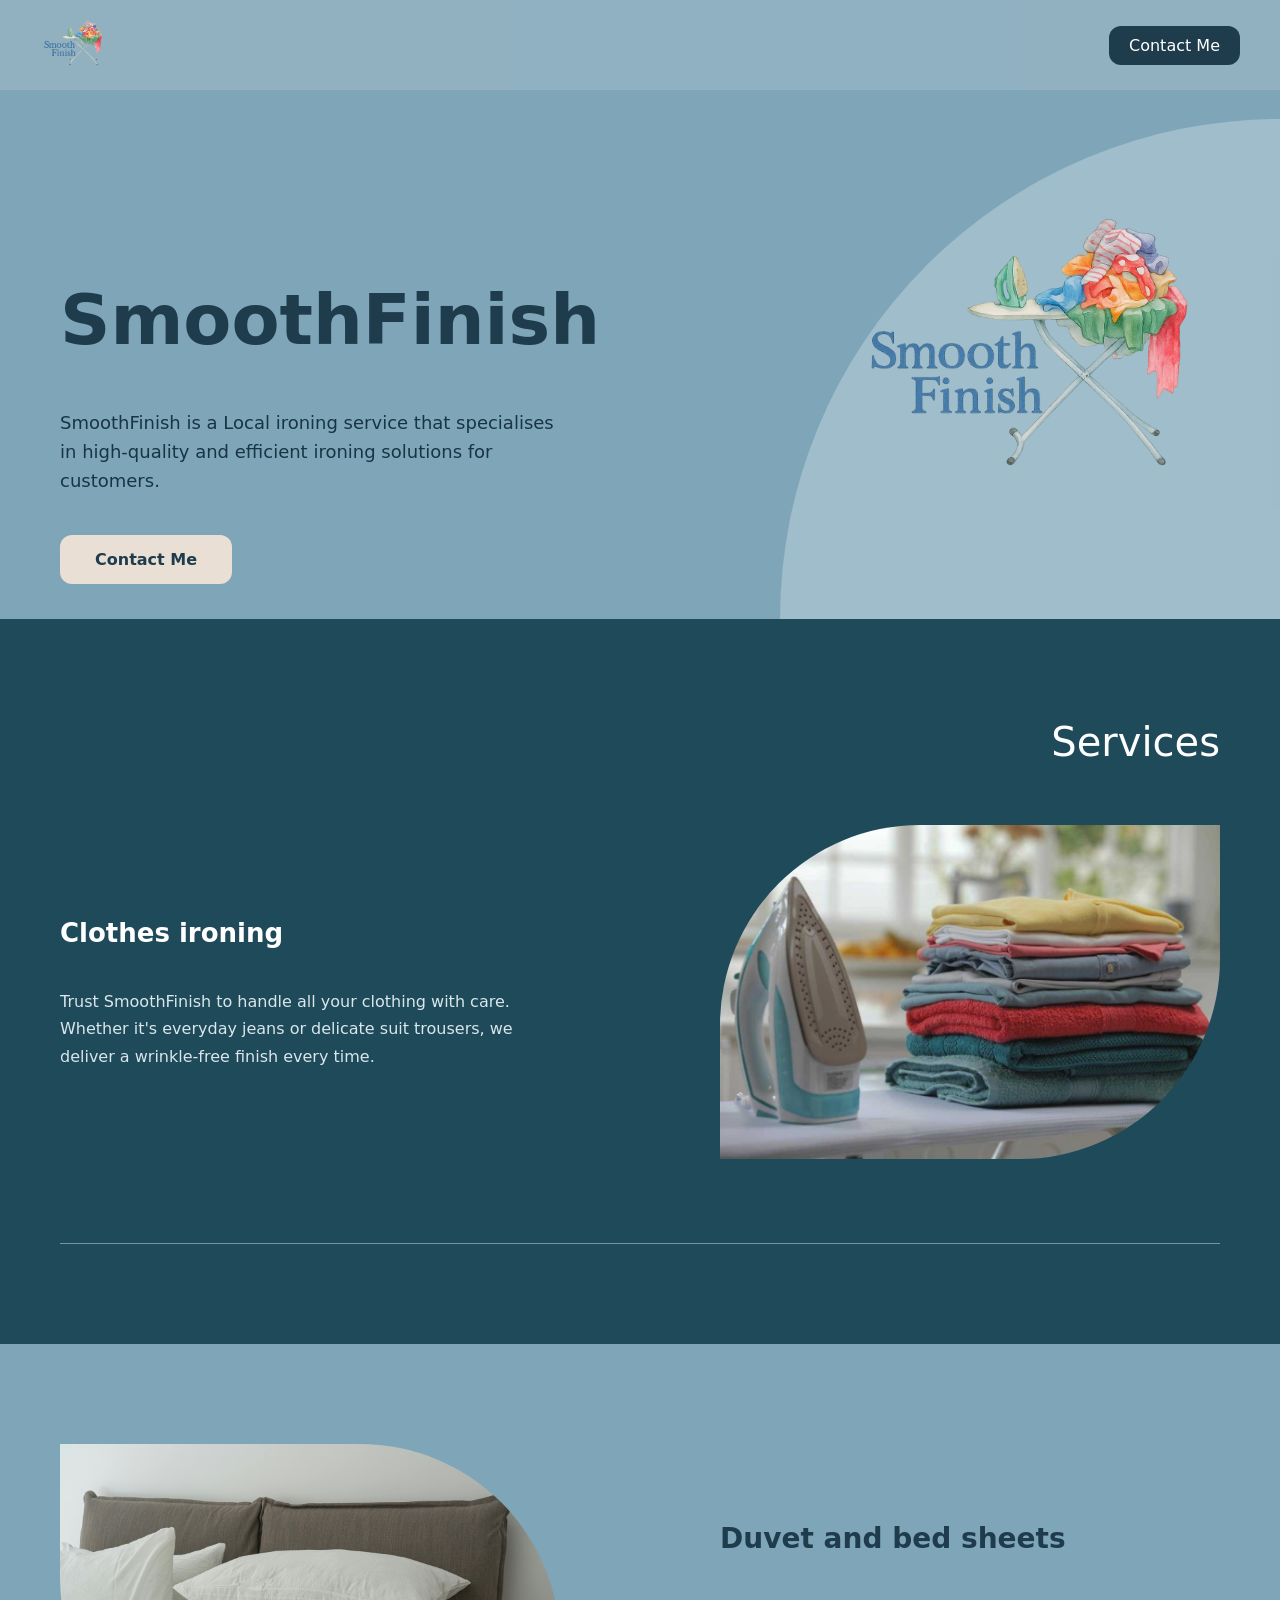
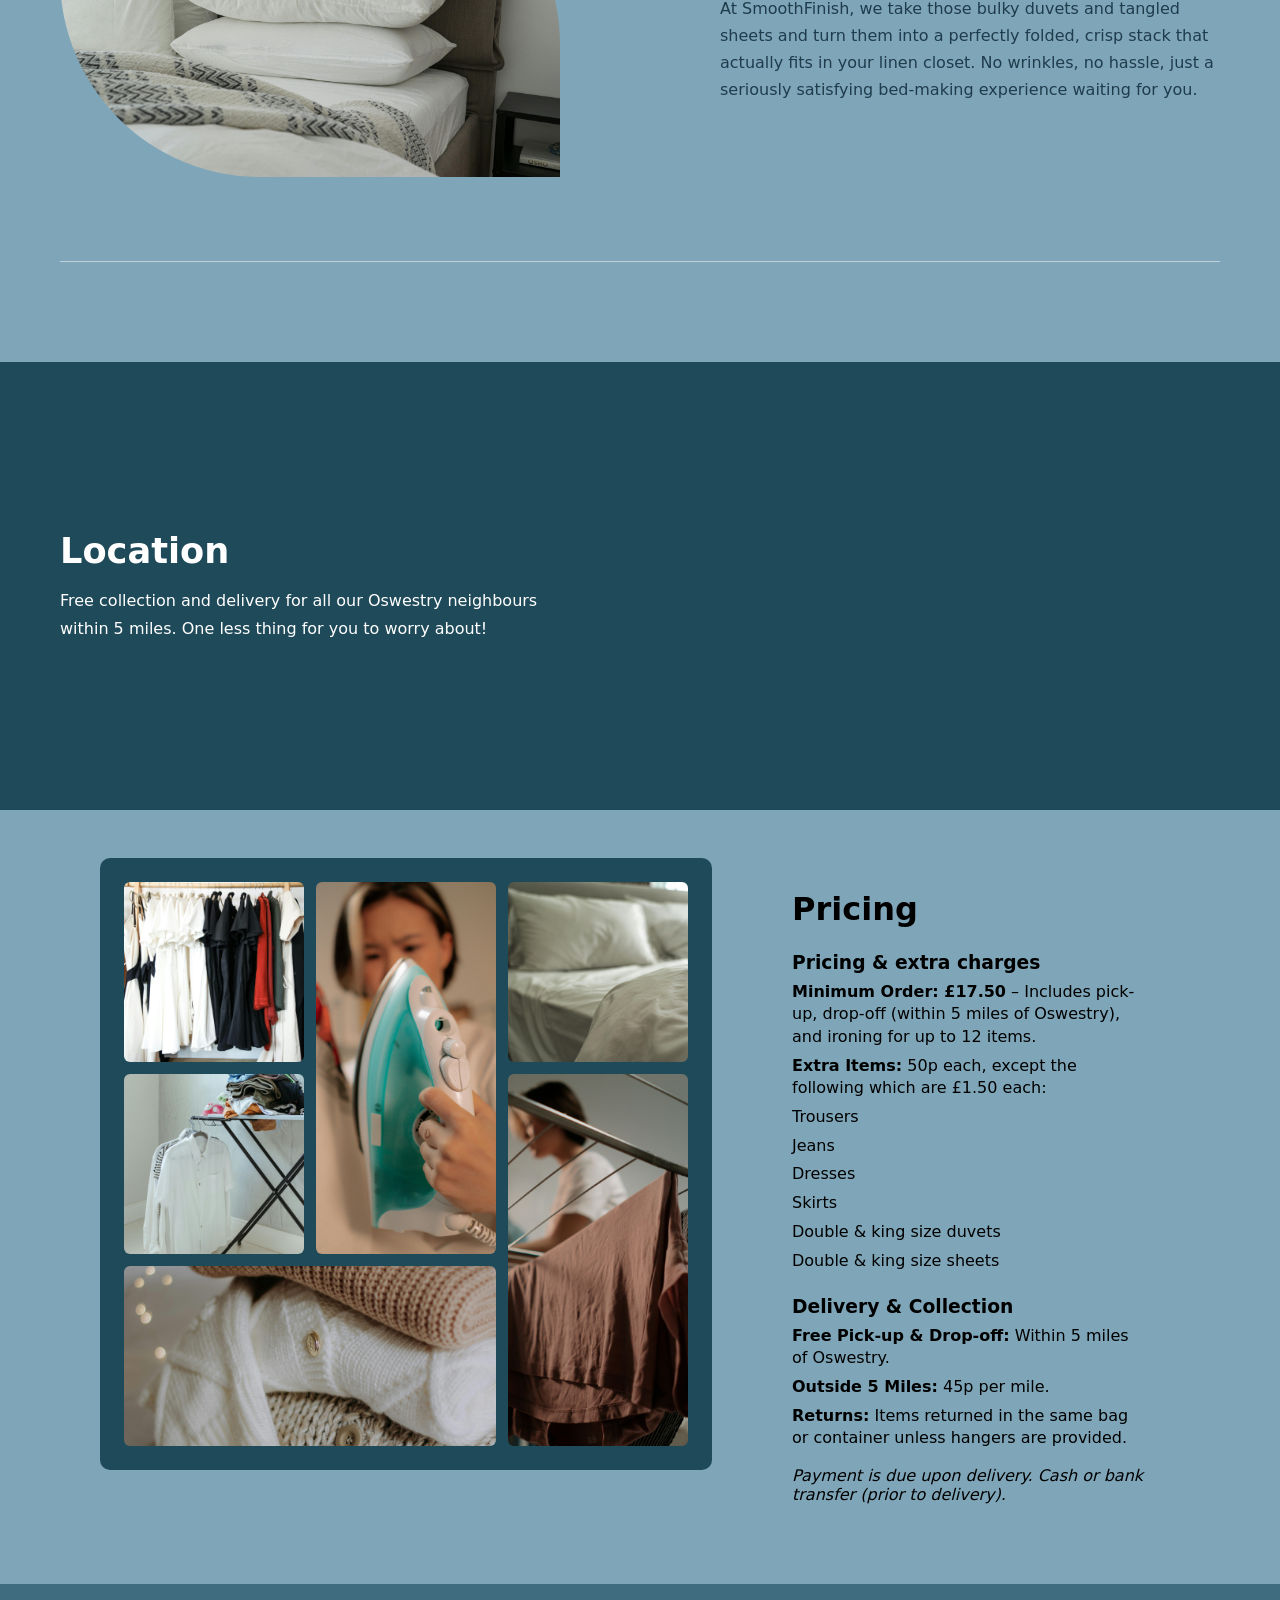
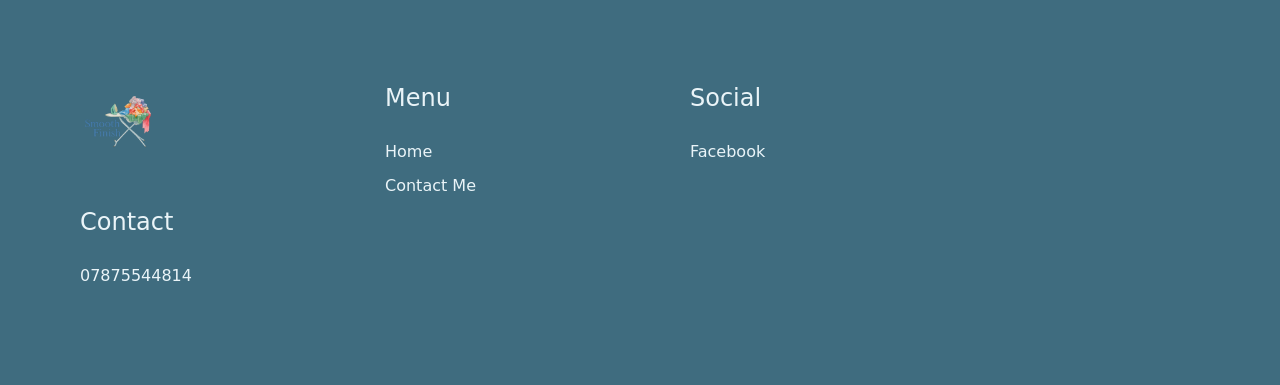
<file: index.html>
<!DOCTYPE html>
<html lang="en">
<head>
    <meta charset="UTF-8">
    <title>SmoothFinish</title>
    <meta name="viewport" content="width=device-width, initial-scale=1.0">
    <meta name="description" content="Smooth finish is a ironing service based in owestry, delivering perfect results everytime">
    <meta name="keywords" content="ironing,owestry,smoothfinish.SmoothFinish, BedSheets,Clothes,Free delivery.">
    <meta name="author" content="smoothfinish">
    <link rel="stylesheet" href="style.css">
    <link rel="icon" type="image/png" href="images/Logo.png">
</head>
<body>
<header class="sticky-nav" id="mainNavbar">
        <div class="logo">
            <a href="index.html"><img src="images/Logo.png" alt="SmoothFinish Logo"></a>
        </div>
        <a href="contact.html" class="nav-btn">Contact Me</a>
    </header>

    <!-- Hero section -->
    <section class="hero">
        <!-- quarter‑circle at BOTTOM-RIGHT -->
        <div class="hero-quarter">
            <div class="quarter-bg"></div>
            <img src="images/Logo.png" alt="SmoothFinish icon" class="quarter-logo">
        </div>

        <!-- main content -->
        <div class="hero-content">
            <div class="hero-text">
                <h1>SmoothFinish</h1>
                <p>
                    SmoothFinish is a Local ironing service that specialises in
                    high-quality and efficient ironing solutions for customers.
                </p>
                <a href="contact.html" class="main-btn">Contact Me</a>
            </div>
            <div class="hero-image"></div>
        </div>
    </section>


<section class="services">

    <div class="services-header">
        <h2>Services</h2>
    </div>

    <div class="services-content">

        <div class="services-text">
            <h3>Clothes ironing</h3>
            <p>
                Trust SmoothFinish to handle all your clothing with care.
                Whether it's everyday jeans or delicate suit trousers,
                we deliver a wrinkle-free finish every time.
            </p>
        </div>

        <div class="services-image">
            <img src="images/ironing-your-clothes.jpg" alt="Folded Clothes">
        </div>

    </div>

    <div class="services-line"></div>

</section>
<section class="bedding">

    <div class="bedding-content">

        <div class="bedding-image">
            <img src="images/duvetsheets.jpg" alt="Duvet and Bed Sheets">
        </div>

        <div class="bedding-text">
            <h3>Duvet and bed sheets</h3>
            <p>
                At SmoothFinish, we take those bulky duvets and tangled sheets
                and turn them into a perfectly folded, crisp stack that actually
                fits in your linen closet. No wrinkles, no hassle, just a
                seriously satisfying bed-making experience waiting for you.
            </p>
        </div>

    </div>

    <div class="bedding-line"></div>

</section>
<section class="location-section">
  <div class="location-inner">
    <div class="location-content">
      <h2>Location</h2>
      <p>
        Free collection and delivery for all our Oswestry neighbours within 5 miles.
        One less thing for you to worry about!
      </p>
    </div>

    <div class="location-map">
      <iframe
        src="https://www.google.com/maps/embed?pb=!1m18!1m12!1m3!1d2421.676969221932!2d-3.060!3d52.861!2m3!1f0!2f0!3f0!3m2!1i1024!2i768!4f13.1!3m3!1m2!1s0x4865b4f0e0f0!2sSmoothFinish!5e0!3m2!1sen!2suk!4v000000000"
        allowfullscreen=""
        loading="lazy"
        referrerpolicy="no-referrer-when-downgrade">
      </iframe>
    </div>
  </div>
</section>
<section class="pricing-section">
  <div class="images-box">
    <div class="pricing-grid">
      <img src="images/hangingclothes.jpg" alt="">
      <img src="images/iron.jpg" alt="">
      <img src="images/bed.jpg" alt="">
      <img src="images/ironingboard.jpg" alt="">
      <img src="images/hanging.jpg" alt="">
      <img src="images/foldedsheets.jpg" alt="">
    </div>
  </div>

  <div class="pricing-box">
    <h2>Pricing</h2>

    <h3>Pricing & extra charges</h3>
    <ul>
      <li><strong>Minimum Order: £17.50</strong> – Includes pick-up, drop-off (within 5 miles of Oswestry), and ironing for up to 12 items.</li>
      <li><strong>Extra Items:</strong> 50p each, except the following which are £1.50 each:</li>
      <li>Trousers</li>
      <li>Jeans</li>
      <li>Dresses</li>
      <li>Skirts</li>
      <li>Double & king size duvets</li>
      <li>Double & king size sheets</li>
    </ul>

    <h3>Delivery & Collection</h3>
    <ul>
      <li><strong>Free Pick-up & Drop-off:</strong> Within 5 miles of Oswestry.</li>
      <li><strong>Outside 5 Miles:</strong> 45p per mile.</li>
      <li><strong>Returns:</strong> Items returned in the same bag or container unless hangers are provided.</li>
    </ul>

    <p class="payment-note">
      Payment is due upon delivery. Cash or bank transfer (prior to delivery).
    </p>
  </div>
</section>

<footer class="footer">

    <div class="footer-container">

        <!-- Column 1 -->
        <div class="footer-col">
            <img src="images/Logo.png" alt="SmoothFinish Logo" class="footer-logo">
            <h3>Contact</h3>
            <p>07875544814</p>
        </div>

        <!-- Column 2 -->
        <div class="footer-col">
            <h3>Menu</h3>
            <a href="index.html">Home</a>
            <a href="contact.html">Contact Me</a>
        </div>

        <!-- Column 3 -->
        <div class="footer-col">
            <h3>Social</h3>
            <a href="https://www.facebook.com/profile.php?id=61587972356042">Facebook</a>
        </div>

    </div>

</footer>


 <script>
        (function() {
            const navbar = document.getElementById('mainNavbar');
            let lastScrollY = window.scrollY;
            let ticking = false;

            function updateNavbar() {
                const currentScrollY = window.scrollY;

                // Scrolling down & past a small threshold -> hide navbar
                if (currentScrollY > lastScrollY && currentScrollY > 60) {
                    navbar.classList.add('nav-hidden');
                } 
                // Scrolling up -> show navbar
                else if (currentScrollY < lastScrollY) {
                    navbar.classList.remove('nav-hidden');
                }

                // At the very top, ensure it's always visible
                if (currentScrollY <= 10) {
                    navbar.classList.remove('nav-hidden');
                }

                lastScrollY = currentScrollY;
                ticking = false;
            }

            window.addEventListener('scroll', function() {
                if (!ticking) {
                    window.requestAnimationFrame(updateNavbar);
                    ticking = true;
                }
            });

            // Initial call to set correct state
            updateNavbar();
        })();
    </script>
</body>
</html>
</file>
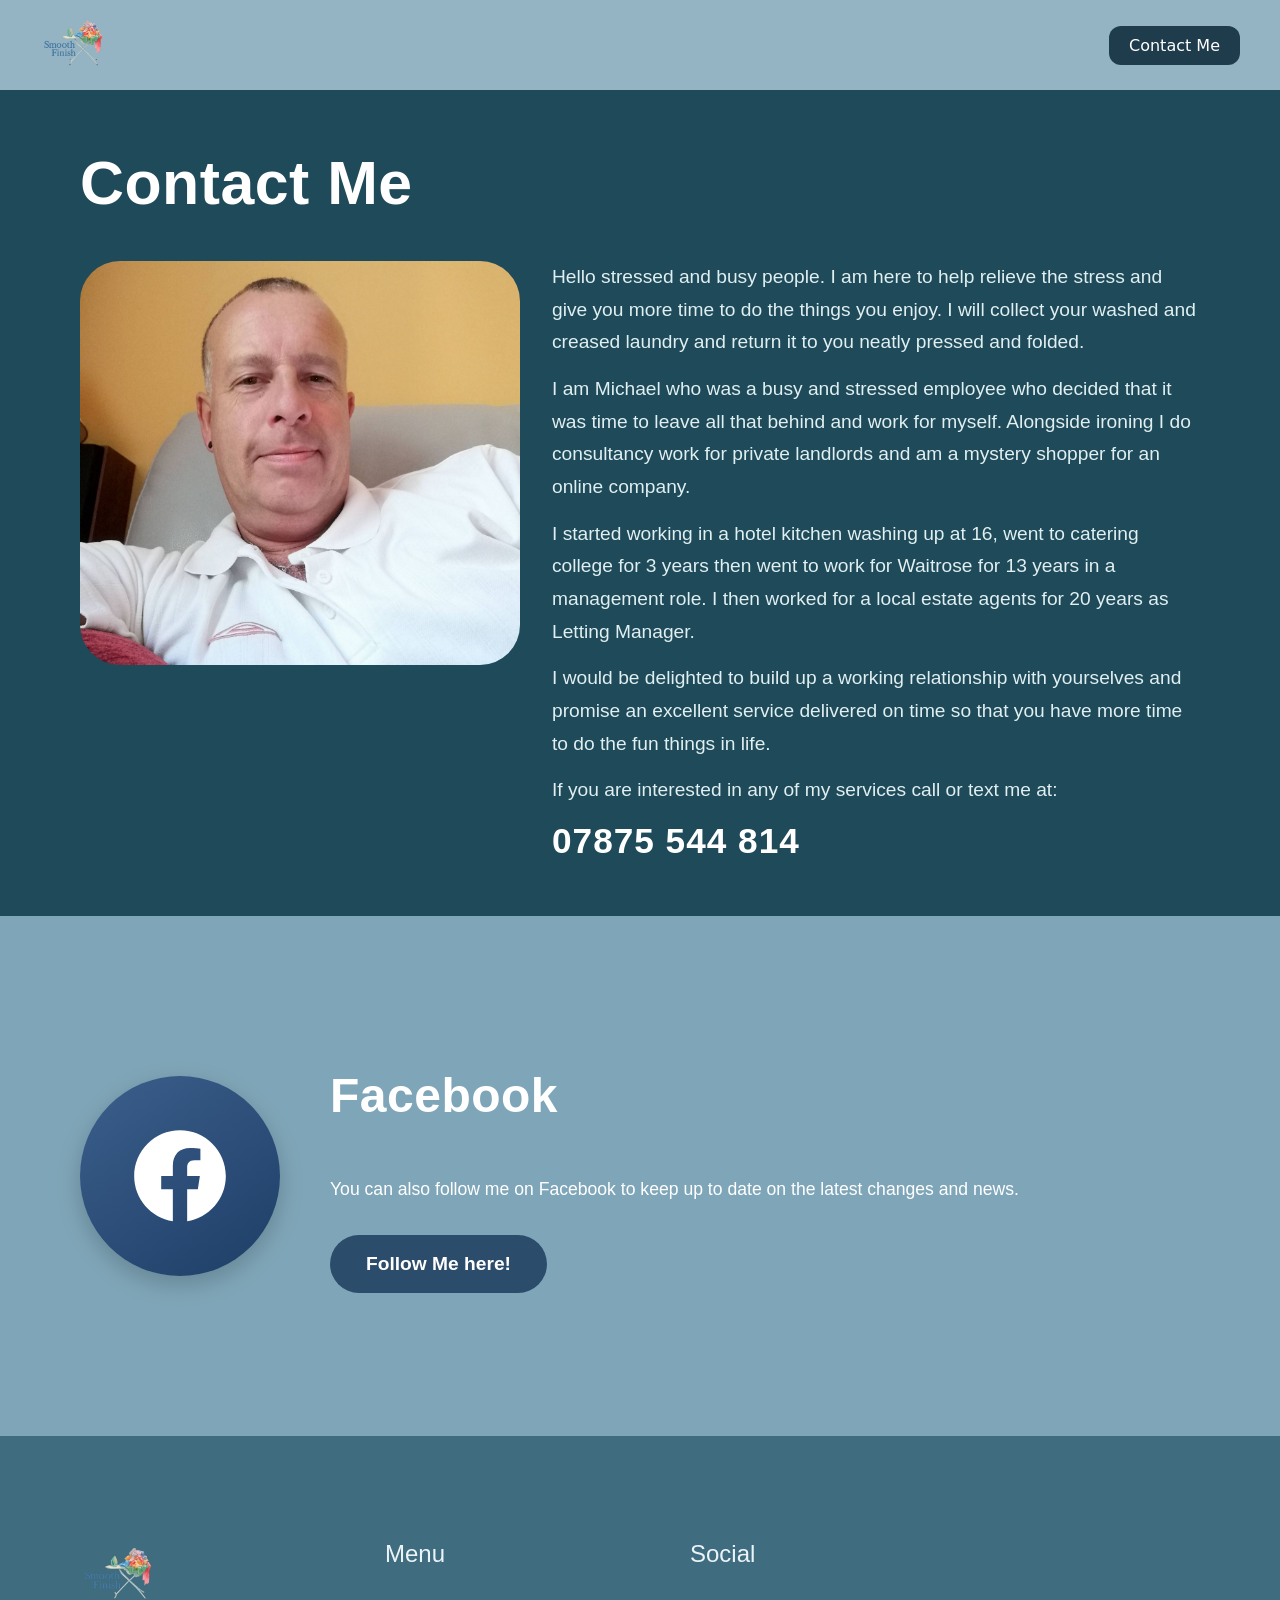
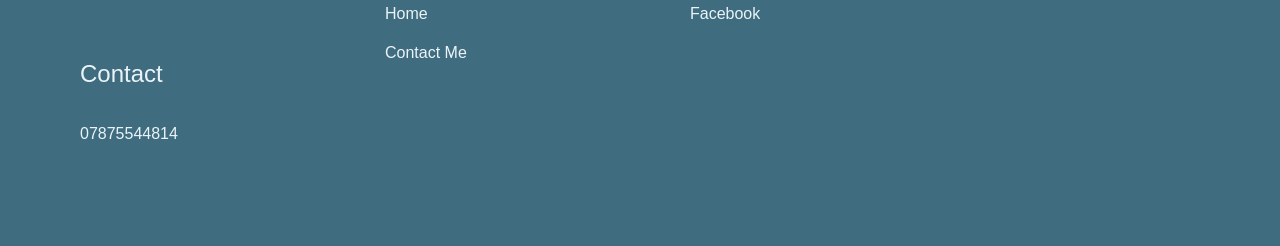
<file: contact.html>
<head>
     <meta charset="UTF-8">
    <title>Contact Me</title>
    <meta name="viewport" content="width=device-width, initial-scale=1.0">
     <meta name="viewport" content="width=device-width, initial-scale=1.0">
    <meta name="description" content="Contact smooth finish for any services you are intrested in.">
    <meta name="keywords" content="ironing,owestry,smoothfinish.SmoothFinish, BedSheets,Clothes,Free delivery.">
    <meta name="author" content="smoothfinish">
    <link rel="stylesheet" href="contactstyle.css">
    <link rel="icon" type="image/png" href="images/Logo.png">
</head>
<body>
    <header class="sticky-nav" id="mainNavbar">
        <div class="logo">
            <a href="index.html"><img src="images/Logo.png" alt="SmoothFinish Logo"></a>
        </div>
        <a href="contact.html" class="nav-btn">Contact Me</a>
    </header>
<div class="demo-wrapper">
  <!-- ========= CONTACT SECTION (original, unchanged) ========= -->
  <section class="contact-section">
    <h1>Contact Me</h1>
    <div class="contact-body">
      <!-- Replace src with your actual photo filename -->
      <img class="contact-photo" src="images/bio.jpg" alt="Michael" style="border-radius: 40px;" />

      <div class="contact-text">
        <p>Hello stressed and busy people. I am here to help relieve the stress and give you more time to do the things you enjoy. I will collect your washed and creased laundry and return it to you neatly pressed and folded.</p>
        <p>I am Michael who was a busy and stressed employee who decided that it was time to leave all that behind and work for myself. Alongside ironing I do consultancy work for private landlords and am a mystery shopper for an online company.</p>
        <p>I started working in a hotel kitchen washing up at 16, went to catering college for 3 years then went to work for Waitrose for 13 years in a management role. I then worked for a local estate agents for 20 years as Letting Manager.</p>
        <p>I would be delighted to build up a working relationship with yourselves and promise an excellent service delivered on time so that you have more time to do the fun things in life.</p>
        <p>If you are interested in any of my services call or text me at:</p>
        <a class="contact-phone" href="tel:07875544814">07875 544 814</a>
      </div>
    </div>
  </section>

  <!-- ========= FACEBOOK SECTION – new look: different colour, bigger text, content on the right ========= -->
 <section class="facebook-section">
  <div class="facebook-inner">

    <div class="facebook-body">

      <!-- left icon -->
      <div class="fb-icon-wrapper">
        <div class="fb-icon">
          <a href="https://www.facebook.com/profile.php?id=61587972356042">
            <svg viewBox="0 0 24 24" xmlns="http://www.w3.org/2000/svg">
              <path d="M22 12c0-5.523-4.477-10-10-10S2 6.477 2 12c0 4.991
                3.657 9.128 8.438 9.878v-6.988H7.898V12h2.54V9.797c0-2.506
                1.492-3.89 3.777-3.89 1.094 0 2.238.195 2.238.195v2.46h-1.26
                c-1.243 0-1.63.771-1.63 1.562V12h2.773l-.443 2.89h-2.33v6.988
                C18.343 21.128 22 16.991 22 12z"/>
            </svg>
          </a>
        </div>
      </div>

      <!-- right side content -->
      <div class="fb-content">
        <h2>Facebook</h2>
        <p>You can also follow me on Facebook to keep up to date on the latest changes and news.</p>
        <a class="btn-facebook" href="https://www.facebook.com/profile.php?id=61587972356042" target="_blank" rel="noopener">Follow Me here!</a>
      </div>

    </div>

  </div>
</section>

</div>


    
<footer class="footer">

    <div class="footer-container">

        <!-- Column 1 -->
        <div class="footer-col">
            <img src="images/Logo.png" alt="SmoothFinish Logo" class="footer-logo">
            <h3>Contact</h3>
            <p>07875544814</p>
        </div>

        <!-- Column 2 -->
        <div class="footer-col">
            <h3>Menu</h3>
            <a href="home.html">Home</a>
            <a href="contact.html">Contact Me</a>
        </div>

        <!-- Column 3 -->
        <div class="footer-col">
            <h3>Social</h3>
            <a href="https://www.facebook.com/profile.php?id=61587972356042">Facebook</a>
        </div>

    </div>

</footer>


 <script>
        (function() {
            const navbar = document.getElementById('mainNavbar');
            let lastScrollY = window.scrollY;
            let ticking = false;

            function updateNavbar() {
                const currentScrollY = window.scrollY;

                // Scrolling down & past a small threshold -> hide navbar
                if (currentScrollY > lastScrollY && currentScrollY > 60) {
                    navbar.classList.add('nav-hidden');
                } 
                // Scrolling up -> show navbar
                else if (currentScrollY < lastScrollY) {
                    navbar.classList.remove('nav-hidden');
                }

                // At the very top, ensure it's always visible
                if (currentScrollY <= 10) {
                    navbar.classList.remove('nav-hidden');
                }

                lastScrollY = currentScrollY;
                ticking = false;
            }

            window.addEventListener('scroll', function() {
                if (!ticking) {
                    window.requestAnimationFrame(updateNavbar);
                    ticking = true;
                }
            });

            // Initial call to set correct state
            updateNavbar();
        })();
    </script>
</body>
</file>
<file: style.css>
body {
    margin: 0;
    font-family: system-ui, -apple-system, 'Segoe UI', Roboto, sans-serif;
    overflow-x: hidden;
    width: 100%;
}

      /* reset & base */
        * {
            margin: 0;
            padding: 0;
            box-sizing: border-box;
        }

        body {
            font-family: system-ui, -apple-system, 'Segoe UI', Roboto, sans-serif;
            background: #d9e2e6;
            min-height: 200vh; /* provides scroll to demonstrate behavior */
        }

        /* ----- AUTO-HIDE STICKY NAVBAR (JS enhanced) ----- */
        .sticky-nav {
            display: flex;
            justify-content: space-between;
            align-items: center;
            padding: 10px 40px;
            background-color: rgba(127, 166, 184, 0.8); /* adjust 0.5 to your desired opacity */
            position: sticky;
            top: 0;
            z-index: 1000;
            width: 100%;
            transition: transform 0.3s ease;
        }

        /* hidden state – slide up out of view */
        .sticky-nav.nav-hidden {
            transform: translateY(-100%);
        }

        .logo img {
            height: 70px;
            display: block;
        }

        .nav-btn {
            background-color: #1f3c4d;
            color: white;
            padding: 10px 20px;
            border-radius: 12px;
            text-decoration: none;
            font-size: 16px;
            font-weight: 500;
            font-family: system-ui, -apple-system, 'Segoe UI', Roboto, sans-serif;
            transition: background 0.2s;
        }
        .nav-btn:hover {
            background-color: #14303e;
        }

        /* ----- HERO SECTION ----- */
        .hero {
            background-color: #7fa6b8;
            min-height: 20vh;
            position: relative;
            overflow: hidden;
            width: 100%;
            display: flex;
            flex-direction: column;
        }

        /* Hero content */
        .hero-content {
            display: flex;
            align-items: flex-start;
            justify-content: space-between;
            padding: 15% 60px 0 60px; /* increased to match logo vertical position */
            padding-bottom: 15px;
            flex: 1;
            width: 100%;
            position: relative;
            z-index: 5;
        }

        .hero-text {
            max-width: 500px;
            align-self: flex-start; /* ensure text stays at top regardless of zoom */
            margin-top: 0; /* remove any default margin */
            padding-bottom: 10px; /* add some breathing room below text */
        }

        .hero-text h1 {
            font-size: 70px;
            color: #1f3c4d;
            margin-bottom: 50px;
            line-height: 1.1;
        }

        .hero-text p {
            font-size: 18px;
            line-height: 1.6;
            color: #173544;
        }

        .main-btn {
            display: inline-block;
            margin-top: 40px;
            background-color: #e9dfd4;
            color: #1f3c4d;
            padding: 15px 35px;
            border-radius: 12px;
            text-decoration: none;
            font-weight: bold;
            transition: background 0.2s;
            margin-bottom: 10px;
        }
        .main-btn:hover {
            background-color: #ddd1c2;
        }

        /* ----- QUARTER CIRCLE at BOTTOM-RIGHT ----- */
        .hero-quarter {
            position: absolute;
            bottom: 0;
            right: 0;
            width: 500px;
            height: 500px;
            z-index: 2;
            pointer-events: none;
        }

        .hero-quarter .quarter-bg {
            position: absolute;
            bottom: 0;
            right: 0;
            width: 100%;
            height: 100%;
            background-color: rgba(255, 255, 255, 0.25);
            border-top-left-radius: 100%;
        }

        .hero-quarter .quarter-logo {
            position: absolute;
            top: 20%;
            left: 25%;
            transform: translate(-15%, -15%);
            width: 30vw; /* responsive to viewport width, scales with zoom */
            max-width: 400px; /* cap at original size */
            height: auto;
            z-index: 3;
            pointer-events: none;
        }

        /* hide original .hero-image */
        .hero-image {
            display: none;
        }

        /* responsive adjustments */
        @media (max-width: 1100px) {
            .hero-quarter {
                width: 400px;
                height: 400px;
            }
            .hero-quarter .quarter-logo {
                width: 100px;
                top: 28%;
                left: 28%;
                transform: translate(-10%, -10%);
            }
            .sticky-nav {
                padding: 20px 40px;
            }
        }

        @media (max-width: 800px) {
            .hero-content {
                flex-direction: column;
                padding: 0 30px;
                justify-content: center;
            }
            .hero-quarter {
                width: 300px;
                height: 300px;
            }
            .hero-quarter .quarter-logo {
                width: 80px;
                top: 30%;
                left: 30%;
            }
            .hero-text h1 {
                font-size: 50px;
            }
            .sticky-nav {
                padding: 15px 30px;
            }
        }

        @media (max-width: 500px) {
            .sticky-nav {
                padding: 8px 16px;
            }
            .sticky-nav .logo img {
                height: 50px; /* smaller logo */
            }
            .nav-btn {
                padding: 6px 12px;
                font-size: 14px;
            }
            .hero-content {
                padding: 0 20px;
            }
            .hero-text h1 {
                font-size: 40px;
            }
            .services-content,
            .bedding-content {
                flex-direction: column;
                gap: 30px;
            }
            /* hide service and bedding images on mobile */
            .services-image,
            .bedding-image {
                display: none !important;
            }
            /* hide all pricing grid images */
            .pricing-grid {
                display: none !important;
            }
        }

        @media (max-width: 700px) {
            .hero-quarter {
                opacity: 0.6;
            }
        }

/* ===== SERVICES SECTION ===== */

.services {
    background-color: #1f4a5a;
    padding: 100px 60px;
    color: white;
}

.services-header {
    display: flex;
    justify-content: flex-end;
    margin-bottom: 60px;
}

.services-header h2 {
    font-size: 40px;
    font-weight: 500;
}

.services-content {
    display: flex;
    align-items: center;
    justify-content: space-between;
    gap: 60px;
}

.services-text {
    max-width: 500px;
}

.services-text h3 {
    font-size: 26px;
    margin-bottom: 40px;
}

.services-text p {
    font-size: 16px;
    line-height: 1.7;
    color: #d9e6ec;
}

.services-image img {
    width: 500px;
    border-top-left-radius: 200px;
    border-bottom-right-radius: 200px;
}

.services-line {
    margin-top: 80px;
    height: 1px;
    background-color: rgba(255,255,255,0.4);
}

/* ===== BEDDING SECTION ===== */

.bedding {
    background-color: #7fa6b8;
    padding: 100px 60px;
    color: #1f3c4d;
}

.bedding-content {
    display: flex;
    align-items: center;
    justify-content: space-between;
    gap: 60px;
}

.bedding-image img {
    width: 500px;
    border-top-right-radius: 200px;
    border-bottom-left-radius: 200px;
}

.bedding-text {
    max-width: 500px;
}

.bedding-text h3 {
    font-size: 28px;
    margin-bottom: 40px;
}

.bedding-text p {
    font-size: 16px;
    line-height: 1.7;
}

.bedding-line {
    margin-top: 80px;
    height: 1px;
    background-color: rgba(255,255,255,0.5);

}

/* location section css*/
.location-section {
  background: #1f4a5a;
  color: #ffffff;
  padding: 4rem 60px; /* flush text to page edges */
}

.location-inner {
  display: flex;
  justify-content: space-between;
  align-items: center; /* vertically aligns the map */
  gap: 3rem;
}

.location-content {
  flex: 1;
  max-width: 480px;
  text-align: left; /* align text to left edge of its column */
}

.location-content h2 {
  font-size: 2.2rem;
  margin-bottom: 1rem;
  font-weight: 700;
}

.location-content p {
  font-size: 16px;
  line-height: 1.7;
}

/* Map box styled like the screenshot */
.location-map {
  width: 360px;
  height: 320px;
  flex-shrink: 0;
  display: flex;
  align-items: center;
}

.location-map iframe {
  width: 100%;
  height: 100%;
  border: 0;
  border-radius: 10px;
}

/* Responsive */
@media (max-width: 900px) {
  .location-inner {
    flex-direction: column;
    text-align: center;
  }

  .location-map {
    width: 100%;
    max-width: 500px;
    height: 300px;
  }
}
/* pricing section */
.pricing-section {
  display: flex;
  justify-content: center;
  align-items: flex-start;
  gap: 3rem;
  padding: 3rem 2rem;
  background: #7fa6b8;
  flex-wrap: wrap;
}


/* DARK BOX AROUND IMAGES */
.images-box {
  background: #1f4a5a; /* dark navy */
  padding: 1.5rem; /* more breathing room around images */
  border-radius: 10px;
  display: inline-block; /* makes the box hug the content */
}

/* UNEVEN GRID */
.pricing-grid {
  display: grid;
  grid-template-columns: repeat(3, 180px); /* larger cells */
  grid-auto-rows: 180px;
  gap: 12px;
}

.pricing-grid img {
  width: 100%;
  height: 100%;
  object-fit: cover;
  border-radius: 6px;
}

/* Make some images taller for uneven layout */
.pricing-grid img:nth-child(2),
.pricing-grid img:nth-child(5) {
  grid-row: span 2;
}
.pricing-grid img:nth-child(6) {
  grid-column: span 2;
}

/* LIGHT BOX FOR PRICING */
.pricing-box {
  padding: 2rem;
  border-radius: 10px;
  max-width: 420px;
}

.pricing-box h2 {
  font-size: 2rem;
  margin-bottom: 1rem;
}

.pricing-box h3 {
  margin-top: 1.5rem;
  margin-bottom: 0.5rem;
}

.pricing-box ul {
  list-style: none;
  padding: 0;
  margin: 0 0 1rem 0;
}

.pricing-box ul li {
  margin-bottom: 0.4rem;
  line-height: 1.4;
}

.payment-note {
  margin-top: 1rem;
  font-style: italic;
}

/* RESPONSIVE */
@media (max-width: 900px) {
  .pricing-section {
    flex-direction: column;
    align-items: center;
  }

  .pricing-grid {
    grid-template-columns: repeat(2, 120px);
  }
}

/* ===== FOOTER ===== */

.footer {
    background-color: #3f6c7f;
    padding: 100px 80px;
    color: #eaf4f8;
}

.footer-container {
    max-width: 1300px;
    margin: 0 auto;
    display: grid;
    grid-template-columns: repeat(4, 1fr);
    gap: 100px;
}

.footer-col h3 {
    font-size: 24px;
    margin-bottom: 30px;
    font-weight: 500;
}

.footer-col a {
    display: block;
    color: #eaf4f8;
    text-decoration: none;
    margin-bottom: 15px;
    font-size: 16px;
}

.footer-col a:hover {
    text-decoration: underline;
}

.footer-col p {
    font-size: 16px;
    margin-top: 10px;
}

.footer-logo {
    width: 80px;
    margin-bottom: 40px;
}

/* ========================================= */
/* ============ MOBILE CLEANUP ============= */
/* ========================================= */

@media (max-width: 768px) {

  /* ---------- HERO ---------- */
  .hero {
    min-height: auto;
    padding-bottom: 40px;
  }

  .hero-content {
    padding: 40px 20px;
  }

  .hero-text h1 {
    font-size: 38px;
    margin-bottom: 25px;
  }

  .hero-text p {
    font-size: 16px;
  }

  /* Hide decorative quarter circle + logo on mobile */
  .hero-quarter {
    display: none;
  }

  /* ---------- SERVICES ---------- */
  .services {
    padding: 60px 25px;
  }

  .services-content {
    flex-direction: column;
    gap: 30px;
  }

  /* Hide service image on mobile */
  .services-image {
    display: none;
  }

  .services-header {
    justify-content: flex-start;
    margin-bottom: 30px;
  }

  .services-header h2 {
    font-size: 30px;
  }

  /* ---------- BEDDING ---------- */
  .bedding {
    padding: 60px 25px;
  }

  .bedding-content {
    flex-direction: column;
    gap: 30px;
  }

  /* Hide bedding image on mobile */
  .bedding-image {
    display: none;
  }

  .bedding-text h3 {
    font-size: 22px;
  }

  /* ---------- LOCATION ---------- */
  .location-section {
    padding: 60px 25px;
  }

  .location-inner {
    flex-direction: column;
    gap: 30px;
  }

  .location-map {
    width: 100%;
    height: 250px;
  }

  .location-map iframe {
    width: 100%;
  }

  /* ---------- PRICING ---------- */
  .pricing-section {
    padding: 60px 25px;
    gap: 30px;
  }

  /* Completely hide image collage for clean mobile look */
  .images-box {
    display: none;
  }

  .pricing-box {
    max-width: 100%;
    padding: 0;
  }

  .pricing-box h2 {
    font-size: 28px;
  }

  /* ---------- GENERAL TEXT SPACING ---------- */
  p {
    font-size: 15px;
    line-height: 1.6;
  }

}@media (max-width: 900px) {

  .footer {
    padding: 60px 25px; /* reduce side padding */
  }

  .footer-container {
    grid-template-columns: 1fr; /* stack columns */
    gap: 40px;
  }

}
</file>
<file: contactstyle.css>
body {
    margin: 0;
    font-family: system-ui, -apple-system, 'Segoe UI', Roboto, sans-serif;
}

      /* reset & base */
        * {
            margin: 0;
            padding: 0;
            box-sizing: border-box;
        }

        body {
            font-family: system-ui, -apple-system, 'Segoe UI', Roboto, sans-serif;
            background: #d9e2e6;
            min-height: 100vh; /* provides scroll to demonstrate behavior */
        }

        /* ----- AUTO-HIDE STICKY NAVBAR (JS enhanced) ----- */
        .sticky-nav {
            display: flex;
            justify-content: space-between;
            align-items: center;
            padding: 10px 40px;
            background-color: rgba(127, 166, 184, 0.8); /* adjust 0.5 to your desired opacity */
            position: sticky;
            top: 0;
            z-index: 1000;
            width: 100%;
            transition: transform 0.3s ease;
        }

        /* hidden state – slide up out of view */
        .sticky-nav.nav-hidden {
            transform: translateY(-100%);
        }

        .logo img {
            height: 70px;
            display: block;
        }

        .nav-btn {
            background-color: #1f3c4d;
            color: white;
            padding: 10px 20px;
            border-radius: 12px;
            text-decoration: none;
            font-size: 16px !important;
            font-weight: 500 !important;
            font-family: system-ui, -apple-system, 'Segoe UI', Roboto, sans-serif !important;
            line-height: normal;
            transition: background 0.2s;
        }
        .nav-btn:hover {
            background-color: #14303e;
        }



        /* ===== FOOTER ===== */

.footer {
    background-color: #3f6c7f;
    padding: 100px 80px;
    color: #eaf4f8;
}

.footer-container {
    max-width: 1300px;
    margin: 0 auto;
    display: grid;
    grid-template-columns: repeat(4, 1fr);
    gap: 100px;
}

.footer-col h3 {
    font-size: 24px;
    margin-bottom: 30px;
    font-weight: 500;
}

.footer-col a {
    display: block;
    color: #eaf4f8;
    text-decoration: none;
    margin-bottom: 15px;
    font-size: 16px;
}

.footer-col a:hover {
    text-decoration: underline;
}

.footer-col p {
    font-size: 16px;
    margin-top: 10px;
}

.footer-logo {
    width: 80px;
    margin-bottom: 40px;


}
/* content */
    /* ── reset / base ── */
    * {
      margin: 0;
      padding: 0;
      box-sizing: border-box;
    }
    
    body {
      background: #f0f0f0;
      font-family: Arial, sans-serif;
      line-height: 1.5;
      width: 100%;
      overflow-x: hidden; /* prevent horizontal scroll */
    }

    /* each section now spans full viewport width */
    .contact-section,
    .facebook-section {
      width: 100%;
    }

    /* inner content containers - max width for readability, centered */
    .contact-body,
    .facebook-body {
      max-width: 1200px;
      margin: 0 auto;
      padding: 0 40px; /* keep padding consistent */
      min-height: 400px;
    }

    /* --- CONTACT SECTION --- */
    .contact-section {
      background-color: #1f4a5a;
      color: #ffffff;
      padding: 48px 0; /* padding top/bottom only, sides handled by inner container */
    }
    
    .contact-section h1 {
      font-size: 3.8rem;
      font-weight: 700;
      margin-bottom: 32px;
      letter-spacing: 0.5px;
      max-width: 1200px;
      margin-left: auto;
      margin-right: auto;
      padding: 0 40px;
    }
    
    .contact-body {
      display: flex;
      gap: 32px;
      align-items: flex-start;
      flex-wrap: wrap;
    }
    
   .contact-photo {
      flex-shrink: 0;
      width: 100%;
      max-width: 440px;   /* desktop size limit */
      height: auto;       /* keeps proportions */
      border-radius: 40px;
    }
    
    .contact-text {
      flex: 1;
      min-width: 260px;
    }
    
    .contact-text p {
      font-size: 1.2rem;
      line-height: 1.7;
      color: #e0eff0;
      margin-bottom: 14px;
    }
    
    .contact-text p:last-of-type {
      margin-bottom: 0;
    }
    
    .contact-phone {
      display: block;
      margin-top: 8px;
      font-size: 2.2rem;
      font-weight: 700;
      color: #ffffff;
      letter-spacing: 1px;
      text-decoration: none;
    }
    
    .contact-phone:hover {
      text-decoration: underline;
      opacity: 0.9;
    }

/* ===== FACEBOOK SECTION ===== */
.facebook-section {
  background-color: #7fa6b8;
  color: #ffffff;
  padding: 60px 40px;
  width: 100%;
}

.facebook-inner {
  max-width: 1200px;
  margin: 0 auto;
}

.facebook-section h2 {
  font-size: 3rem;
  font-weight: 700;
  margin-bottom: 40px;
  letter-spacing: 0.5px;
  color: #ffffff;
}

/* MAIN LAYOUT */
.facebook-body {
  display: flex;
  align-items: center;          /* vertical centering */
  justify-content: center;      /* keeps both sides centred */
  gap: 50px;
  flex-wrap: nowrap;            /* prevents weird wrapping */
}

/* ICON */
.fb-icon-wrapper {
  display: flex;
  justify-content: center;
  align-items: center;
  flex-shrink: 0;               /* prevents shrinking */
}

.fb-icon {
  width: 200px;
  height: 200px;
  background: linear-gradient(145deg, #3b5f8c, #1e3e66);
  border-radius: 50%;
  display: flex;
  align-items: center;
  justify-content: center;
  box-shadow: 0 8px 24px rgba(0, 0, 0, 0.2);
}

.fb-icon svg {
  width: 110px;
  height: 110px;
  fill: #ffffff;
}

/* TEXT */
.fb-content {
  flex: 1;                      /* fills remaining space */
  font-size: 1.1rem;
  line-height: 1.6;
  color: #ffffff;
}

.fb-content p {
  margin-bottom: 1.5rem;
  max-width: 750px;
}

.btn-facebook {
  display: inline-block;
  background-color: #2c4c6b;
  color: #ffffff;
  font-size: 1.2rem;
  font-weight: 600;
  padding: 14px 36px;
  border-radius: 40px;
  text-decoration: none;
  transition: background 0.2s ease, transform 0.1s;
  border: none;
  cursor: pointer;
  margin-top: 0.5rem;
}

/* ===== RESPONSIVE ===== */
@media (max-width: 900px) {
  .facebook-body {
    flex-direction: column;     /* stack vertically */
    text-align: center;
    gap: 30px;
  }

  .fb-content {
    width: 100%;
    text-align: center;
  }

  .fb-icon {
    width: 180px;
    height: 180px;
  }

  .fb-icon svg {
    width: 90px;
    height: 90px;
  }

  .facebook-section h2 {
    font-size: 2.5rem;
  }
}

@media (max-width: 600px) {
  .facebook-section {
    padding: 40px 24px;
  }

  .facebook-section h2 {
    font-size: 2.2rem;
    margin-bottom: 30px;
  }

  .fb-icon {
    width: 160px;
    height: 160px;
  }

  .fb-icon svg {
    width: 80px;
    height: 80px;
  }
}


  @media (max-width: 768px) {
    .footer {
        padding: 60px 25px; /* reduce side padding on mobile */
    }

    .footer-container {
        grid-template-columns: 1fr; /* stack columns on mobile only */
        gap: 40px;
    }
}
</file>
